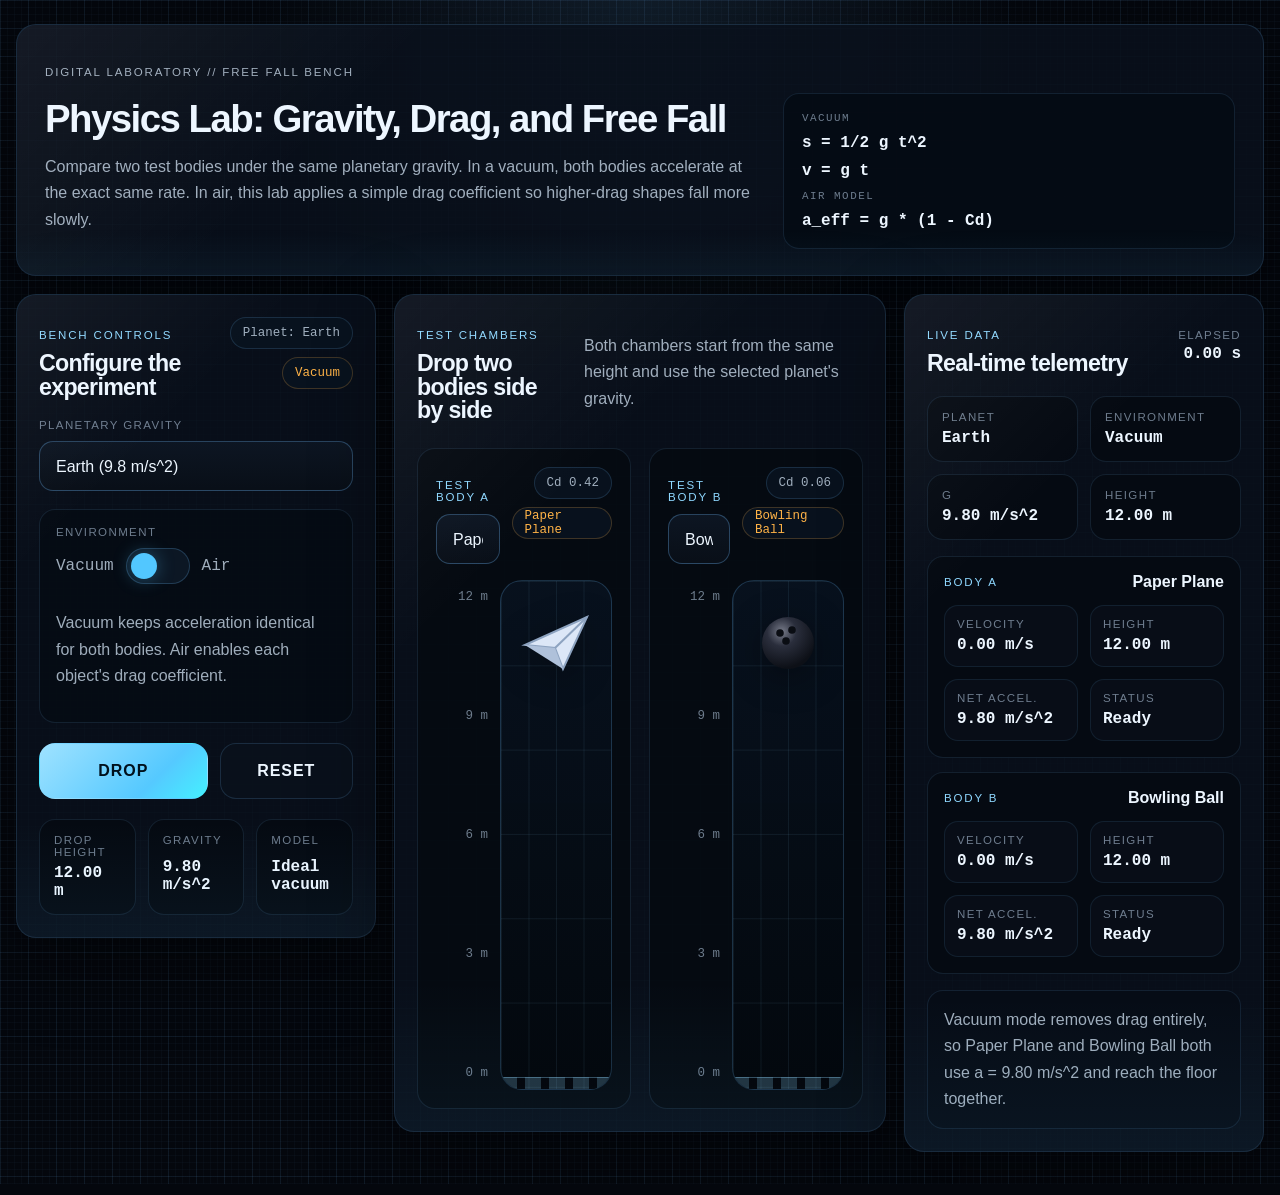
<file: index.html>
﻿<!DOCTYPE html>
<html lang="en">
<head>
  <meta charset="UTF-8">
  <meta name="viewport" content="width=device-width, initial-scale=1.0">
  <title>Physics Lab | Gravity and Drag Bench</title>
  <link rel="stylesheet" href="airVvaccum.css">
</head>
<body>
  <main class="lab-shell">
    <section class="lab-panel intro-panel">
      <p class="panel-kicker">Digital Laboratory // Free Fall Bench</p>
      <div class="intro-copy">
        <div>
          <h1>Physics Lab: Gravity, Drag, and Free Fall</h1>
          <p>
            Compare two test bodies under the same planetary gravity. In a vacuum, both bodies
            accelerate at the exact same rate. In air, this lab applies a simple drag coefficient
            so higher-drag shapes fall more slowly.
          </p>
        </div>
        <div class="equation-strip">
          <span>Vacuum</span>
          <strong>s = 1/2 g t^2</strong>
          <strong>v = g t</strong>
          <span>Air model</span>
          <strong>a_eff = g * (1 - Cd)</strong>
        </div>
      </div>
    </section>

    <section class="workspace-grid">
      <section class="lab-panel control-panel">
        <div class="section-head">
          <div>
            <p class="section-label">Bench Controls</p>
            <h2>Configure the experiment</h2>
          </div>
          <div class="status-badges">
            <span class="status-chip" id="planetBadge">Planet: Earth</span>
            <span class="status-chip accent" id="envTag">Vacuum</span>
          </div>
        </div>

        <div class="control-grid">
          <label class="control-field">
            <span class="field-label">Planetary gravity</span>
            <select id="planetSelect" class="control-select">
              <option value="earth">Earth (9.8 m/s^2)</option>
              <option value="moon">Moon (1.6 m/s^2)</option>
              <option value="mars">Mars (3.7 m/s^2)</option>
              <option value="jupiter">Jupiter (24.8 m/s^2)</option>
            </select>
          </label>

          <div class="control-field toggle-field">
            <span class="field-label">Environment</span>
            <div class="toggle-cluster">
              <span class="toggle-side">Vacuum</span>
              <label class="toggle">
                <input type="checkbox" id="airToggle" aria-label="Toggle air resistance">
                <span class="toggle-track"></span>
              </label>
              <span class="toggle-side">Air</span>
            </div>
            <p class="field-note">Vacuum keeps acceleration identical for both bodies. Air enables each object's drag coefficient.</p>
          </div>
        </div>

        <div class="button-row">
          <button class="action-btn primary" id="dropButton">Drop</button>
          <button class="action-btn secondary" id="resetButton">Reset</button>
        </div>

        <div class="bench-readout">
          <div class="readout-card">
            <span class="readout-label">Drop height</span>
            <strong class="mono" id="heightBadge">12.00 m</strong>
          </div>
          <div class="readout-card">
            <span class="readout-label">Gravity</span>
            <strong class="mono" id="gravityBadge">9.80 m/s^2</strong>
          </div>
          <div class="readout-card">
            <span class="readout-label">Model</span>
            <strong class="mono" id="modelBadge">Ideal vacuum</strong>
          </div>
        </div>
      </section>

      <section class="lab-panel chamber-panel">
        <div class="section-head">
          <div>
            <p class="section-label">Test Chambers</p>
            <h2>Drop two bodies side by side</h2>
          </div>
          <p class="panel-note">Both chambers start from the same height and use the selected planet's gravity.</p>
        </div>

        <div class="chamber-grid">
          <article class="chamber-card">
            <div class="chamber-top">
              <div>
                <p class="slot-label">Test Body A</p>
                <label class="sr-only" for="objectASelect">Choose the first object</label>
                <select id="objectASelect" class="control-select">
                  <option value="leadBall">Lead Ball</option>
                  <option value="basketball">Basketball</option>
                  <option value="paperPlane" selected>Paper Plane</option>
                  <option value="bowlingBall">Bowling Ball</option>
                </select>
              </div>
              <div class="meta-stack">
                <span class="meta-chip" id="objectADrag">Cd 0.42</span>
                <span class="meta-chip accent" id="objectAName">Paper Plane</span>
              </div>
            </div>

            <div class="drop-stage">
              <div class="stage-scale" aria-hidden="true">
                <span>12 m</span>
                <span>9 m</span>
                <span>6 m</span>
                <span>3 m</span>
                <span>0 m</span>
              </div>
              <div class="drop-tube" id="tubeA">
                <div class="tube-grid"></div>
                <div class="tube-atmosphere" id="tubeAtmosphereA"></div>
                <div class="tube-floor"></div>
                <div class="object-wrap" id="objectA">
                  <div class="object-visual" id="objectAVisual"></div>
                </div>
                <div class="impact-flash" id="impactA"></div>
              </div>
            </div>
          </article>

          <article class="chamber-card">
            <div class="chamber-top">
              <div>
                <p class="slot-label">Test Body B</p>
                <label class="sr-only" for="objectBSelect">Choose the second object</label>
                <select id="objectBSelect" class="control-select">
                  <option value="leadBall">Lead Ball</option>
                  <option value="basketball">Basketball</option>
                  <option value="paperPlane">Paper Plane</option>
                  <option value="bowlingBall" selected>Bowling Ball</option>
                </select>
              </div>
              <div class="meta-stack">
                <span class="meta-chip" id="objectBDrag">Cd 0.06</span>
                <span class="meta-chip accent" id="objectBName">Bowling Ball</span>
              </div>
            </div>

            <div class="drop-stage">
              <div class="stage-scale" aria-hidden="true">
                <span>12 m</span>
                <span>9 m</span>
                <span>6 m</span>
                <span>3 m</span>
                <span>0 m</span>
              </div>
              <div class="drop-tube" id="tubeB">
                <div class="tube-grid"></div>
                <div class="tube-atmosphere" id="tubeAtmosphereB"></div>
                <div class="tube-floor"></div>
                <div class="object-wrap" id="objectB">
                  <div class="object-visual" id="objectBVisual"></div>
                </div>
                <div class="impact-flash" id="impactB"></div>
              </div>
            </div>
          </article>
        </div>
      </section>

      <aside class="lab-panel data-panel">
        <div class="section-head compact">
          <div>
            <p class="section-label">Live Data</p>
            <h2>Real-time telemetry</h2>
          </div>
          <div class="time-block">
            <span>Elapsed</span>
            <strong class="mono" id="timeReadout">0.00 s</strong>
          </div>
        </div>

        <div class="summary-grid">
          <div class="summary-item">
            <span>Planet</span>
            <strong id="planetReadout">Earth</strong>
          </div>
          <div class="summary-item">
            <span>Environment</span>
            <strong id="environmentReadout">Vacuum</strong>
          </div>
          <div class="summary-item">
            <span>g</span>
            <strong class="mono" id="gravityReadout">9.80 m/s^2</strong>
          </div>
          <div class="summary-item">
            <span>Height</span>
            <strong class="mono">12.00 m</strong>
          </div>
        </div>

        <div class="telemetry-card">
          <div class="telemetry-head">
            <span class="telemetry-tag">Body A</span>
            <strong id="dataNameA">Paper Plane</strong>
          </div>
          <div class="telemetry-grid">
            <div>
              <span>Velocity</span>
              <strong class="mono" id="velocityA">0.00 m/s</strong>
            </div>
            <div>
              <span>Height</span>
              <strong class="mono" id="heightA">12.00 m</strong>
            </div>
            <div>
              <span>Net accel.</span>
              <strong class="mono" id="accelA">9.80 m/s^2</strong>
            </div>
            <div>
              <span>Status</span>
              <strong class="mono" id="statusA">Ready</strong>
            </div>
          </div>
        </div>

        <div class="telemetry-card">
          <div class="telemetry-head">
            <span class="telemetry-tag">Body B</span>
            <strong id="dataNameB">Bowling Ball</strong>
          </div>
          <div class="telemetry-grid">
            <div>
              <span>Velocity</span>
              <strong class="mono" id="velocityB">0.00 m/s</strong>
            </div>
            <div>
              <span>Height</span>
              <strong class="mono" id="heightB">12.00 m</strong>
            </div>
            <div>
              <span>Net accel.</span>
              <strong class="mono" id="accelB">9.80 m/s^2</strong>
            </div>
            <div>
              <span>Status</span>
              <strong class="mono" id="statusB">Ready</strong>
            </div>
          </div>
        </div>

        <div class="insight-panel" id="insight">
          Vacuum mode uses the exact same acceleration for both bodies, so only their appearance changes, not the kinematics.
        </div>
      </aside>
    </section>
  </main>
  <script src="airVvaccum.js"></script>
</body>
</html>
</file>
<file: airVvaccum.css>
﻿:root {
  --bg: #04070d;
  --panel: rgba(10, 17, 28, 0.88);
  --panel-strong: rgba(7, 14, 24, 0.96);
  --line: rgba(112, 190, 255, 0.16);
  --line-strong: rgba(112, 190, 255, 0.3);
  --cyan: #8fd8ff;
  --cyan-strong: #52c7ff;
  --amber: #ffb347;
  --text: #edf6ff;
  --text-dim: rgba(219, 236, 252, 0.72);
  --text-faint: rgba(197, 220, 244, 0.54);
  --success: #72f4b3;
  --danger: #ff6a6a;
  --shadow: 0 24px 80px rgba(0, 0, 0, 0.45);
  --radius: 20px;
  --mono: "IBM Plex Mono", "Cascadia Code", "Consolas", monospace;
  --sans: "Bahnschrift", "Segoe UI Variable Display", "Segoe UI", sans-serif;
}

*,
*::before,
*::after {
  box-sizing: border-box;
}

html,
body {
  margin: 0;
  min-height: 100%;
}

body {
  font-family: var(--sans);
  color: var(--text);
  background:
    linear-gradient(rgba(108, 175, 235, 0.08) 1px, transparent 1px),
    linear-gradient(90deg, rgba(108, 175, 235, 0.08) 1px, transparent 1px),
    linear-gradient(rgba(108, 175, 235, 0.03) 1px, transparent 1px),
    linear-gradient(90deg, rgba(108, 175, 235, 0.03) 1px, transparent 1px),
    radial-gradient(circle at top, rgba(76, 134, 181, 0.18), transparent 28%),
    #04070d;
  background-size: 28px 28px, 28px 28px, 7px 7px, 7px 7px, auto, auto;
}

button,
select,
input {
  font: inherit;
}

.mono {
  font-family: var(--mono);
  font-variant-numeric: tabular-nums;
}

.sr-only {
  position: absolute;
  width: 1px;
  height: 1px;
  padding: 0;
  margin: -1px;
  overflow: hidden;
  clip: rect(0, 0, 0, 0);
  white-space: nowrap;
  border: 0;
}

.lab-shell {
  width: min(1420px, calc(100% - 32px));
  margin: 0 auto;
  padding: 24px 0 32px;
}

.workspace-grid {
  display: grid;
  grid-template-columns: minmax(280px, 360px) minmax(480px, 1.4fr) minmax(280px, 360px);
  gap: 18px;
  align-items: start;
}

.lab-panel {
  position: relative;
  overflow: hidden;
  background: var(--panel);
  border: 1px solid var(--line);
  border-radius: var(--radius);
  box-shadow: var(--shadow);
}

.lab-panel::before {
  content: "";
  position: absolute;
  inset: 0;
  background:
    linear-gradient(135deg, rgba(255, 255, 255, 0.05), transparent 28%),
    linear-gradient(transparent 82%, rgba(82, 199, 255, 0.05));
  pointer-events: none;
}

.intro-panel {
  padding: 26px 28px;
  margin-bottom: 18px;
}

.panel-kicker,
.section-label,
.slot-label,
.telemetry-tag {
  letter-spacing: 0.16em;
  text-transform: uppercase;
  font-size: 0.72rem;
  color: var(--cyan);
}

.intro-copy {
  display: grid;
  grid-template-columns: minmax(0, 1.5fr) minmax(280px, 0.95fr);
  gap: 24px;
  align-items: end;
}

.intro-panel h1,
.section-head h2 {
  margin: 0;
  font-size: clamp(2rem, 3vw, 3.3rem);
  line-height: 1.02;
  letter-spacing: -0.04em;
}

.section-head h2 {
  font-size: 1.45rem;
  letter-spacing: -0.03em;
}

.intro-panel p,
.panel-note,
.field-note,
.insight-panel {
  color: var(--text-dim);
  line-height: 1.65;
}

.equation-strip {
  display: grid;
  gap: 10px;
  padding: 18px;
  background: rgba(5, 12, 20, 0.9);
  border: 1px solid rgba(112, 190, 255, 0.12);
  border-radius: 16px;
  font-family: var(--mono);
  font-variant-numeric: tabular-nums;
}

.equation-strip span {
  color: var(--text-faint);
  text-transform: uppercase;
  letter-spacing: 0.14em;
  font-size: 0.68rem;
}

.equation-strip strong {
  font-size: 1rem;
  font-weight: 600;
  color: var(--text);
}

.control-panel,
.chamber-panel,
.data-panel {
  padding: 22px;
}

.section-head {
  display: flex;
  justify-content: space-between;
  gap: 18px;
  align-items: start;
  margin-bottom: 20px;
}

.section-head.compact {
  align-items: center;
}

.status-badges,
.meta-stack {
  display: flex;
  flex-wrap: wrap;
  gap: 8px;
  justify-content: flex-end;
}

.status-chip,
.meta-chip {
  display: inline-flex;
  align-items: center;
  min-height: 32px;
  padding: 0 12px;
  border-radius: 999px;
  border: 1px solid rgba(112, 190, 255, 0.16);
  background: rgba(9, 19, 31, 0.92);
  color: var(--text-dim);
  font-family: var(--mono);
  font-size: 0.78rem;
}

.status-chip.accent,
.meta-chip.accent {
  color: var(--amber);
  border-color: rgba(255, 179, 71, 0.22);
}

.control-grid {
  display: grid;
  gap: 18px;
}

.control-field {
  display: grid;
  gap: 10px;
}

.field-label,
.readout-label,
.summary-item span,
.telemetry-grid span,
.time-block span {
  color: var(--text-faint);
  text-transform: uppercase;
  letter-spacing: 0.12em;
  font-size: 0.72rem;
}

.control-select {
  appearance: none;
  width: 100%;
  min-height: 50px;
  padding: 0 16px;
  border-radius: 14px;
  border: 1px solid var(--line-strong);
  color: var(--text);
  background:
    linear-gradient(180deg, rgba(13, 22, 35, 0.98), rgba(9, 15, 24, 0.98));
}

.control-select option {
  color: #07111c;
  background: #dce8f5;
}

.toggle-field {
  padding: 16px;
  background: rgba(6, 12, 19, 0.8);
  border: 1px solid rgba(112, 190, 255, 0.12);
  border-radius: 16px;
}

.toggle-cluster {
  display: flex;
  align-items: center;
  gap: 12px;
}

.toggle-side {
  color: var(--text-dim);
  font-family: var(--mono);
}

.toggle {
  position: relative;
  width: 64px;
  height: 36px;
}

.toggle input {
  opacity: 0;
  width: 0;
  height: 0;
}

.toggle-track {
  position: absolute;
  inset: 0;
  border-radius: 999px;
  border: 1px solid rgba(112, 190, 255, 0.22);
  background: rgba(13, 24, 38, 0.96);
  cursor: pointer;
}

.toggle-track::before {
  content: "";
  position: absolute;
  width: 26px;
  height: 26px;
  left: 4px;
  top: 4px;
  border-radius: 50%;
  background: var(--cyan-strong);
  box-shadow: 0 0 18px rgba(82, 199, 255, 0.35);
  transition: transform 180ms ease, background 180ms ease, box-shadow 180ms ease;
}

.toggle input:checked + .toggle-track {
  border-color: rgba(255, 179, 71, 0.32);
}

.toggle input:checked + .toggle-track::before {
  transform: translateX(28px);
  background: var(--amber);
  box-shadow: 0 0 18px rgba(255, 179, 71, 0.3);
}

.button-row {
  display: flex;
  gap: 12px;
  margin-top: 20px;
}

.action-btn {
  min-height: 56px;
  padding: 0 22px;
  border-radius: 16px;
  border: 1px solid transparent;
  cursor: pointer;
  font-size: 1rem;
  font-weight: 700;
  letter-spacing: 0.06em;
  text-transform: uppercase;
}

.action-btn.primary {
  flex: 1.4;
  color: #00111d;
  background: linear-gradient(135deg, #9fe2ff, #55c9ff 68%, #44f0ff);
}

.action-btn.secondary {
  flex: 1;
  color: var(--text);
  border-color: rgba(112, 190, 255, 0.16);
  background: rgba(10, 18, 28, 0.94);
}

.bench-readout {
  display: grid;
  grid-template-columns: repeat(3, minmax(0, 1fr));
  gap: 12px;
  margin-top: 20px;
}

.readout-card,
.summary-item,
.telemetry-card {
  background: rgba(5, 10, 17, 0.84);
  border: 1px solid rgba(112, 190, 255, 0.12);
  border-radius: 16px;
}

.readout-card {
  display: grid;
  gap: 6px;
  padding: 14px;
}

.readout-card strong,
.summary-item strong,
.telemetry-grid strong,
.time-block strong {
  font-family: var(--mono);
  font-variant-numeric: tabular-nums;
}

.chamber-grid {
  display: grid;
  grid-template-columns: repeat(2, minmax(0, 1fr));
  gap: 18px;
}

.chamber-card {
  display: grid;
  gap: 16px;
  padding: 18px;
  background: rgba(5, 10, 17, 0.82);
  border: 1px solid rgba(112, 190, 255, 0.12);
  border-radius: 18px;
}

.chamber-top {
  display: flex;
  justify-content: space-between;
  gap: 12px;
  align-items: start;
}

.drop-stage {
  display: grid;
  grid-template-columns: 52px minmax(0, 1fr);
  gap: 12px;
  align-items: stretch;
}

.stage-scale {
  display: flex;
  flex-direction: column;
  justify-content: space-between;
  align-items: flex-end;
  padding: 10px 0;
  font-family: var(--mono);
  color: var(--text-faint);
  font-size: 0.78rem;
}

.drop-tube {
  position: relative;
  min-height: 510px;
  border-radius: 22px;
  border: 1px solid rgba(112, 190, 255, 0.22);
  background:
    linear-gradient(180deg, rgba(8, 18, 30, 0.95), rgba(3, 8, 14, 0.98)),
    rgba(4, 8, 14, 0.95);
  overflow: hidden;
}

.tube-grid,
.tube-atmosphere {
  position: absolute;
  inset: 0;
}

.tube-grid {
  background:
    linear-gradient(rgba(143, 216, 255, 0.08) 1px, transparent 1px),
    linear-gradient(90deg, rgba(143, 216, 255, 0.08) 1px, transparent 1px);
  background-size: 100% 16.6%, 25% 100%;
}

.tube-atmosphere {
  opacity: 0;
  background:
    radial-gradient(circle at 20% 16%, rgba(255, 179, 71, 0.16), transparent 12%),
    radial-gradient(circle at 70% 30%, rgba(255, 179, 71, 0.12), transparent 9%),
    radial-gradient(circle at 44% 58%, rgba(255, 179, 71, 0.14), transparent 11%),
    radial-gradient(circle at 78% 82%, rgba(255, 179, 71, 0.12), transparent 10%);
  transition: opacity 220ms ease;
}

.tube-atmosphere.active {
  opacity: 1;
}

.tube-floor {
  position: absolute;
  left: 0;
  right: 0;
  bottom: 0;
  height: 12px;
  background:
    repeating-linear-gradient(
      90deg,
      rgba(143, 216, 255, 0.22) 0,
      rgba(143, 216, 255, 0.22) 16px,
      rgba(4, 8, 14, 0.95) 16px,
      rgba(4, 8, 14, 0.95) 24px
    );
  border-top: 1px solid rgba(143, 216, 255, 0.35);
}

.object-wrap {
  position: absolute;
  top: 0;
  left: 50%;
  width: 88px;
  height: 88px;
  transform: translateX(-50%);
  z-index: 2;
}

.object-visual {
  width: 100%;
  height: 100%;
  display: grid;
  place-items: center;
  filter: drop-shadow(0 8px 18px rgba(0, 0, 0, 0.35));
}

.object-visual svg {
  width: 88px;
  height: 88px;
}

.impact-flash {
  position: absolute;
  left: 50%;
  bottom: 14px;
  width: 132px;
  height: 36px;
  transform: translateX(-50%);
  opacity: 0;
  transition: opacity 140ms ease;
  background:
    radial-gradient(circle at center, rgba(159, 226, 255, 0.6), transparent 48%),
    radial-gradient(circle at center, rgba(255, 179, 71, 0.5), transparent 66%);
  pointer-events: none;
}

.impact-flash.active {
  opacity: 1;
}

.time-block {
  display: grid;
  justify-items: end;
  gap: 4px;
}

.summary-grid {
  display: grid;
  grid-template-columns: repeat(2, minmax(0, 1fr));
  gap: 12px;
  margin-bottom: 16px;
}

.summary-item {
  display: grid;
  gap: 6px;
  padding: 14px;
}

.telemetry-card {
  padding: 16px;
}

.telemetry-card + .telemetry-card {
  margin-top: 14px;
}

.telemetry-head {
  display: flex;
  justify-content: space-between;
  gap: 12px;
  align-items: center;
  margin-bottom: 14px;
}

.telemetry-grid {
  display: grid;
  grid-template-columns: repeat(2, minmax(0, 1fr));
  gap: 12px;
}

.telemetry-grid > div {
  display: grid;
  gap: 6px;
  padding: 12px;
  border-radius: 14px;
  background: rgba(9, 15, 24, 0.92);
  border: 1px solid rgba(112, 190, 255, 0.1);
}

.insight-panel {
  margin-top: 16px;
  padding: 16px;
  border-radius: 16px;
  border: 1px solid rgba(112, 190, 255, 0.12);
  background: rgba(7, 13, 22, 0.92);
}

@media (max-width: 1180px) {
  .workspace-grid {
    grid-template-columns: minmax(280px, 1fr) minmax(360px, 1.2fr);
  }

  .data-panel {
    grid-column: 1 / -1;
  }
}

@media (max-width: 900px) {
  .lab-shell {
    width: min(100% - 20px, 900px);
  }

  .intro-copy,
  .workspace-grid,
  .chamber-grid {
    grid-template-columns: 1fr;
  }

  .section-head,
  .chamber-top,
  .telemetry-head {
    flex-direction: column;
    align-items: start;
  }

  .status-badges,
  .meta-stack {
    justify-content: flex-start;
  }

  .summary-grid,
  .bench-readout {
    grid-template-columns: repeat(2, minmax(0, 1fr));
  }
}

@media (max-width: 640px) {
  .lab-shell {
    width: min(100% - 16px, 680px);
    padding: 16px 0 24px;
  }

  .intro-panel,
  .control-panel,
  .chamber-panel,
  .data-panel {
    padding: 18px;
  }

  .button-row,
  .bench-readout,
  .summary-grid,
  .telemetry-grid {
    grid-template-columns: 1fr;
  }

  .button-row {
    display: grid;
  }

  .action-btn {
    width: 100%;
    min-height: 60px;
  }

  .drop-stage {
    grid-template-columns: 42px minmax(0, 1fr);
    gap: 10px;
  }

  .drop-tube {
    min-height: 430px;
  }
}
</file>
